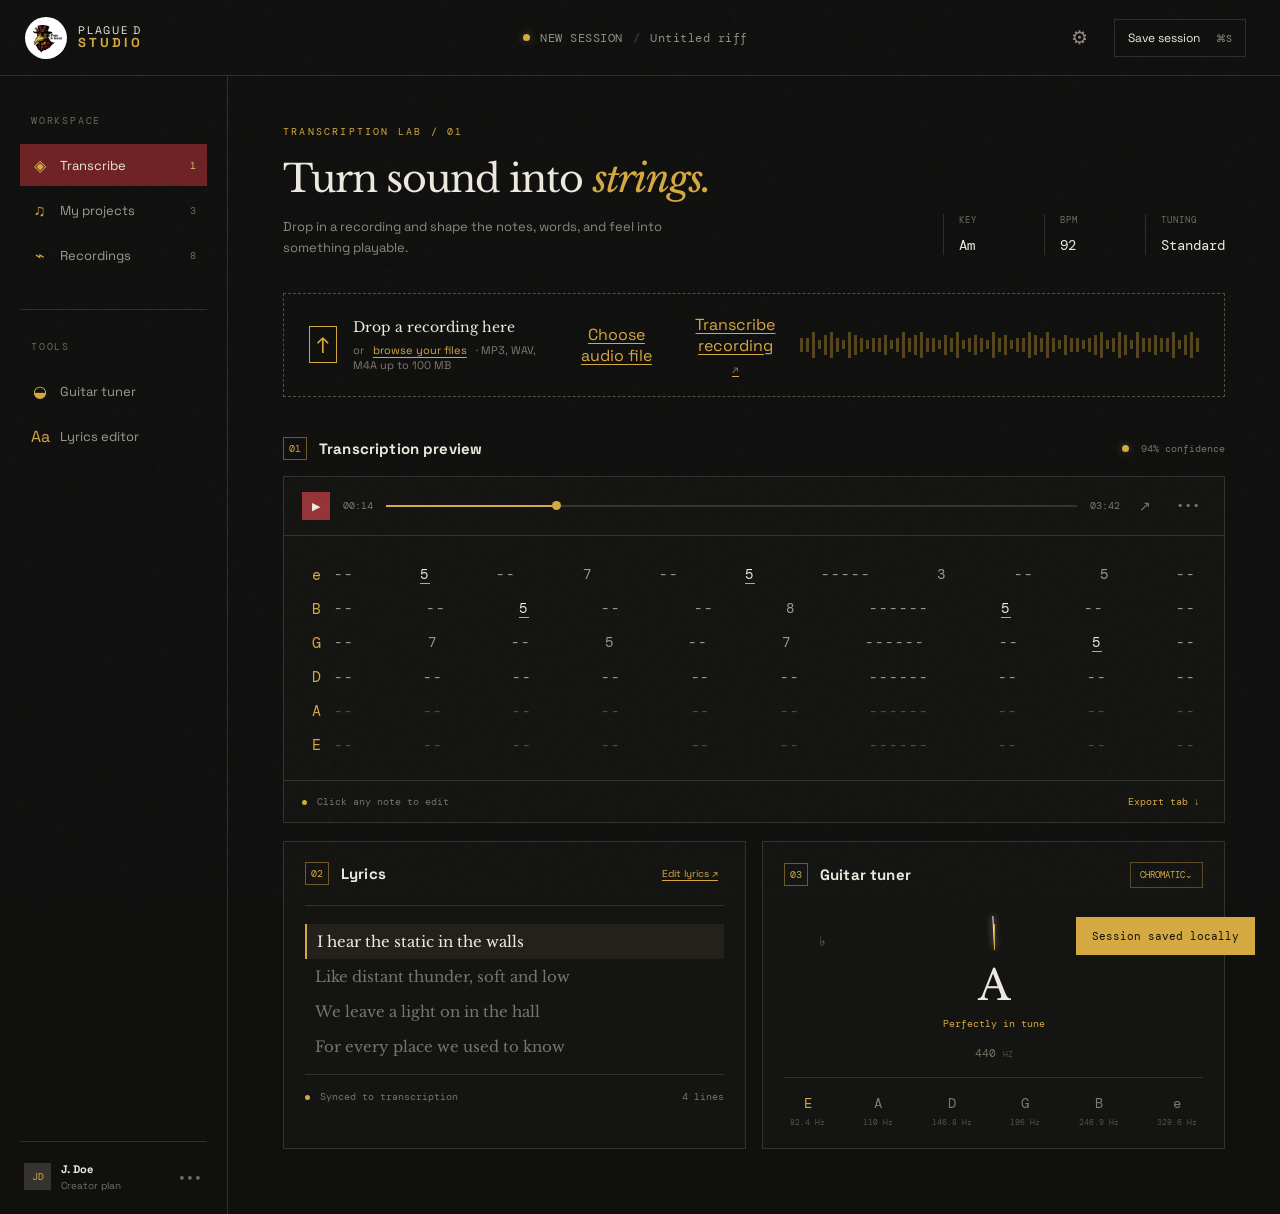
<file: index.html>
<!doctype html>
<html lang="en">
<head>
  <meta charset="UTF-8">
  <meta name="viewport" content="width=device-width, initial-scale=1.0">
  <title>Plague D Studio</title>
  <link rel="preconnect" href="https://fonts.googleapis.com">
  <link rel="preconnect" href="https://fonts.gstatic.com" crossorigin>
  <link href="https://fonts.googleapis.com/css2?family=DM+Mono:wght@400;500&family=Libre+Baskerville:wght@400;700&family=Space+Grotesk:wght@400;500;600;700&display=swap" rel="stylesheet">
  <link rel="stylesheet" href="styles.css">
</head>
<body>
  <div class="noise"></div>
  <header class="topbar">
    <div class="brand">
      <img src="plague_logo.png" alt="Plague D Studio logo">
      <div><span>PLAGUE D</span><strong>STUDIO</strong></div>
    </div>
    <div class="project-meta"><span class="live-dot"></span><span>NEW SESSION</span><b>/</b><span id="projectName">Untitled riff</span></div>
    <div class="top-actions"><button class="icon-button" title="Settings">⚙</button><button class="save-button">Save session <span>⌘S</span></button></div>
  </header>

  <main class="workspace">
    <aside class="sidebar">
      <div class="side-label">WORKSPACE</div>
      <button class="nav-item active"><span class="nav-icon">◈</span>Transcribe <kbd>1</kbd></button>
      <button class="nav-item"><span class="nav-icon">♫</span>My projects <em>3</em></button>
      <button class="nav-item"><span class="nav-icon">⌁</span>Recordings <em>8</em></button>
      <div class="side-divider"></div>
      <div class="side-label">TOOLS</div>
      <button class="nav-item" data-scroll="tuner"><span class="nav-icon">◒</span>Guitar tuner</button>
      <button class="nav-item" data-scroll="lyrics"><span class="nav-icon">Aa</span>Lyrics editor</button>
      <div class="side-footer"><div class="avatar">JD</div><div><strong>J. Doe</strong><small>Creator plan</small></div><span class="more">•••</span></div>
    </aside>

    <section class="content">
      <div class="content-head">
        <div><p class="eyebrow">TRANSCRIPTION LAB / 01</p><h1>Turn sound into <i>strings.</i></h1><p class="subhead">Drop in a recording and shape the notes, words, and feel into something playable.</p></div>
        <div class="head-stats"><div><span>KEY</span><strong>Am</strong></div><div><span>BPM</span><strong>92</strong></div><div><span>TUNING</span><strong>Standard</strong></div></div>
      </div>

      <div class="upload-zone" id="uploadZone">
        <div class="upload-icon">↑</div><div><strong>Drop a recording here</strong><span>or <button id="browseButton">browse your files</button> · MP3, WAV, M4A up to 100 MB</span></div><button class="browse-button" id="chooseFileButton">Choose audio file</button><button class="transcribe-button" id="transcribeButton" disabled>Transcribe recording <span>↗</span></button>
        <input type="file" id="fileInput" accept="audio/*" hidden>
        <div class="waveform faint"><i></i><i></i><i></i><i></i><i></i><i></i><i></i><i></i><i></i><i></i><i></i><i></i><i></i><i></i><i></i><i></i><i></i><i></i><i></i><i></i><i></i><i></i><i></i><i></i><i></i><i></i><i></i><i></i><i></i><i></i><i></i><i></i><i></i><i></i><i></i><i></i><i></i><i></i><i></i><i></i><i></i><i></i><i></i><i></i><i></i><i></i><i></i><i></i><i></i><i></i><i></i><i></i><i></i><i></i><i></i><i></i><i></i><i></i><i></i><i></i><i></i><i></i><i></i><i></i><i></i><i></i><i></i>
      </div>

      </div>
      <div class="section-heading"><div><span class="section-number">01</span><h2>Transcription preview</h2></div><span class="confidence"><span></span> 94% confidence</span></div>
      <div class="transcription-card">
        <div class="trackbar"><button class="play-button" id="playButton">▶</button><span id="timeCurrent">00:14</span><div class="progress"><b id="progressBar"></b><i></i></div><span>03:42</span><button class="small-icon">↗</button><button class="small-icon">•••</button></div>
        <div class="tab-scroll"><div class="tab-lines"><div class="tab-label">e</div><div class="tab-row"><span>--</span><b>5</b><span>--</span><span>7</span><span>--</span><b>5</b><span>-----</span><span>3</span><span>--</span><span>5</span><span>--</span></div><div class="tab-label">B</div><div class="tab-row"><span>--</span><span>--</span><b>5</b><span>--</span><span>--</span><span>8</span><span>------</span><b>5</b><span>--</span><span>--</span></div><div class="tab-label">G</div><div class="tab-row"><span>--</span><span>7</span><span>--</span><span>5</span><span>--</span><span>7</span><span>------</span><span>--</span><b>5</b><span>--</span></div><div class="tab-label">D</div><div class="tab-row"><span>--</span><span>--</span><span>--</span><span>--</span><span>--</span><span>--</span><span>------</span><span>--</span><span>--</span><span>--</span></div><div class="tab-label">A</div><div class="tab-row muted"><span>--</span><span>--</span><span>--</span><span>--</span><span>--</span><span>--</span><span>------</span><span>--</span><span>--</span><span>--</span></div><div class="tab-label">E</div><div class="tab-row muted"><span>--</span><span>--</span><span>--</span><span>--</span><span>--</span><span>--</span><span>------</span><span>--</span><span>--</span><span>--</span></div></div></div>
        <div class="tab-footer"><span><i class="gold-dot"></i> Click any note to edit</span><button id="exportButton">Export tab <span>↓</span></button></div>
      </div>

      <div class="lower-grid" id="lyrics">
        <section class="panel lyrics-panel"><div class="panel-head"><div><span class="section-number">02</span><h2>Lyrics</h2></div><button class="text-button">Edit lyrics <span>↗</span></button></div><div class="lyrics-text"><p class="active-line">I hear the static in the walls</p><p>Like distant thunder, soft and low</p><p>We leave a light on in the hall</p><p>For every place we used to know</p></div><div class="lyrics-foot"><span><i class="gold-dot"></i> Synced to transcription</span><span>4 lines</span></div></section>
        <section class="panel tuner-panel" id="tuner"><div class="panel-head"><div><span class="section-number">03</span><h2>Guitar tuner</h2></div><button class="tuner-mode">CHROMATIC⌄</button></div><div class="tuner-display"><div class="needle-scale"><span>♭</span><i class="needle"></i><span>♯</span></div><strong id="noteName">A</strong><span id="tuneMessage">Perfectly in tune</span><div class="hz">440 <small>HZ</small></div></div><div class="string-row"><button class="string active">E<span>82.4 Hz</span></button><button class="string">A<span>110 Hz</span></button><button class="string">D<span>146.8 Hz</span></button><button class="string">G<span>196 Hz</span></button><button class="string">B<span>246.9 Hz</span></button><button class="string">e<span>329.6 Hz</span></button></div></section>
      </div>
    </section>
  </main>
  <div class="toast" id="toast">Session saved locally</div>
  <style>
    .transcription-card { width: 100%; overflow: hidden; }
    .tab-scroll { min-height: 190px; }
    .tab-lines { min-width: 760px; row-gap: 14px; }
    .lower-grid { grid-template-columns: repeat(2, minmax(0, 1fr)); align-items: stretch; }
    .panel { min-height: 280px; }
    @media (max-width: 900px) {
      .upload-zone { height: auto; min-height: 150px; display: grid; grid-template-columns: 38px minmax(0, 1fr); gap: 12px; align-content: center; }
      .upload-zone > div:nth-of-type(2) { min-width: 0; }
      .upload-zone > div:nth-of-type(2) span { white-space: normal; line-height: 1.4; }
      .transcribe-button { grid-column: 2; justify-self: start; }
      .upload-zone .waveform { position: static; inset: auto; grid-column: 1 / -1; width: 100%; height: 30px; margin: 0; justify-content: space-between; }
      .section-heading { margin-top: 32px; }
      .lower-grid { grid-template-columns: 1fr; }
      .tab-lines { min-width: 680px; }
    }
  </style>
  <script src="app.js"></script>
</body>
</html>
</file>
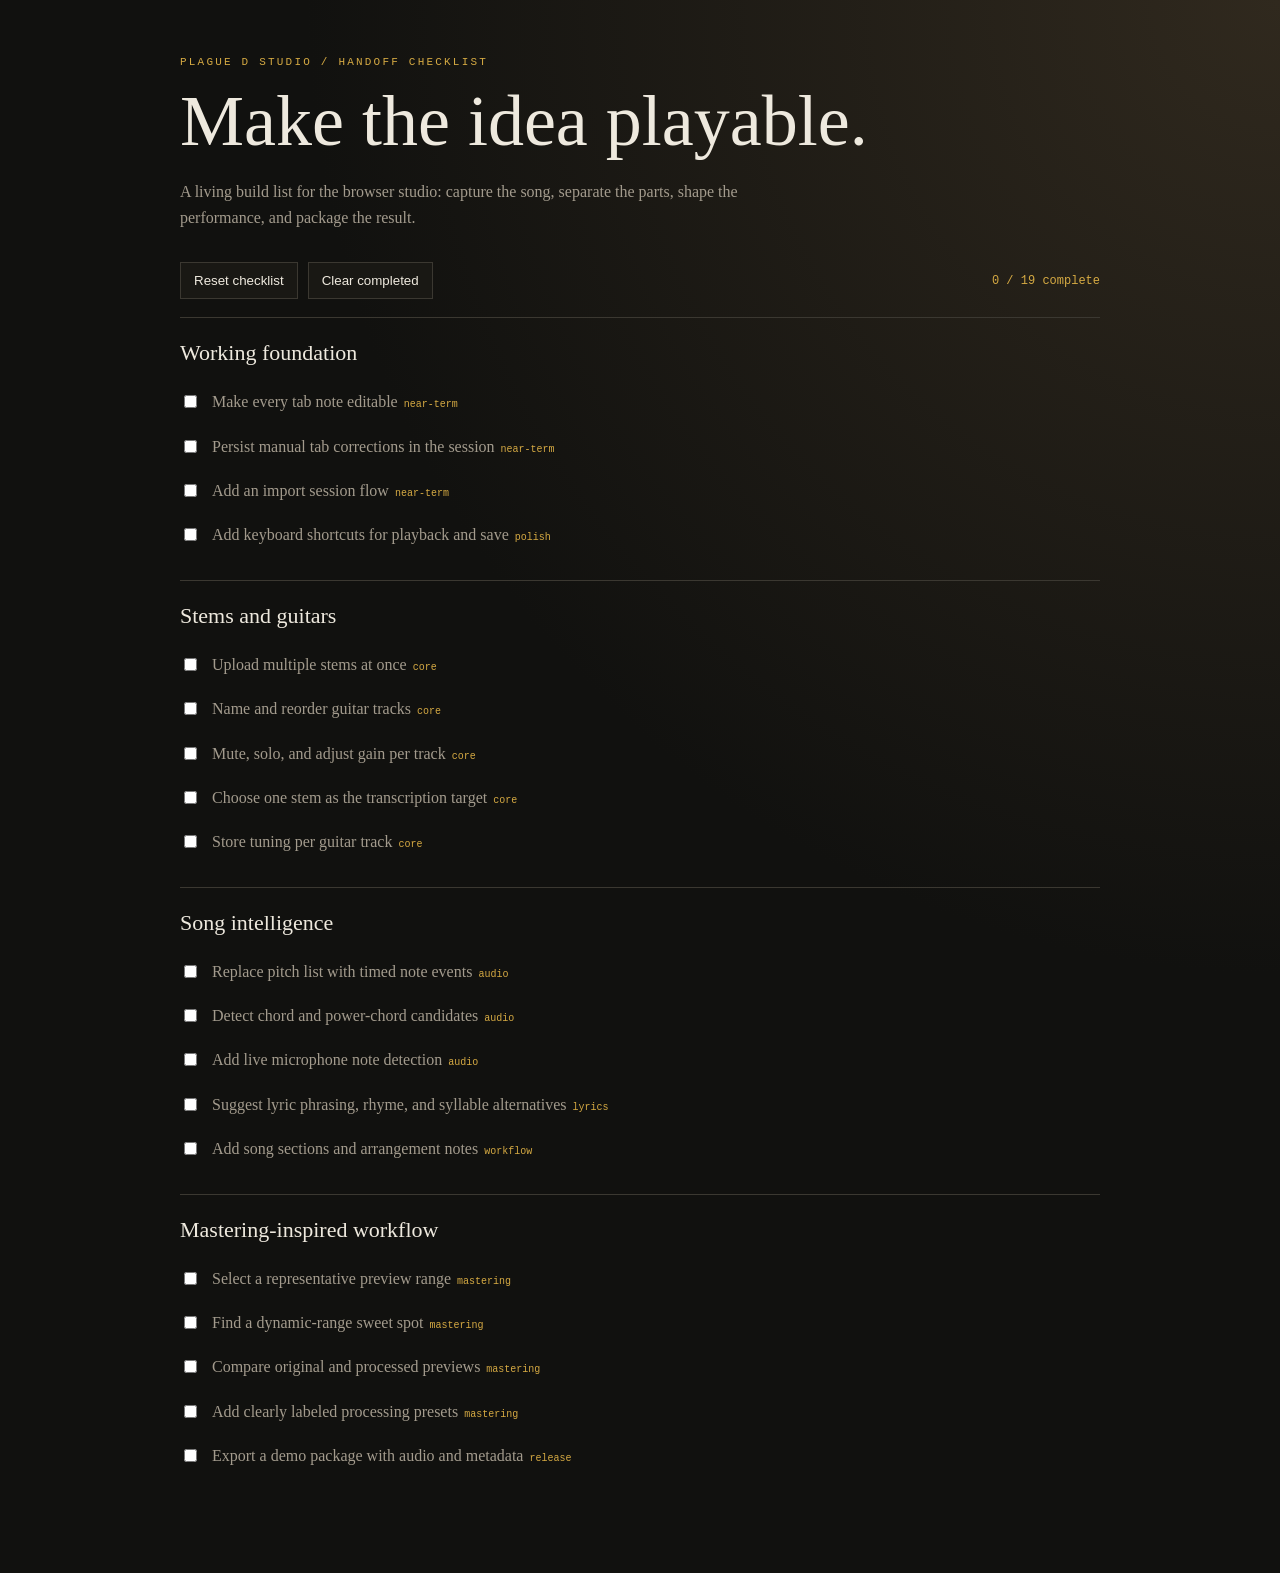
<file: TODO.html>
<!doctype html>
<html lang="en">
<head>
  <meta charset="UTF-8">
  <meta name="viewport" content="width=device-width, initial-scale=1.0">
  <title>Plague D Studio | Build checklist</title>
  <style>
    :root { --ink: #11110f; --paper: #eee9de; --muted: #a39b8d; --gold: #d6aa43; --line: #3b3831; --red: #8c3031; }
    * { box-sizing: border-box; }
    body { margin: 0; min-height: 100vh; background: radial-gradient(circle at top right, #30291e, var(--ink) 48%); color: var(--paper); font: 16px Georgia, serif; }
    main { width: min(920px, calc(100% - 32px)); margin: 0 auto; padding: 56px 0 72px; }
    .eyebrow { color: var(--gold); font: 11px monospace; letter-spacing: .2em; }
    h1 { margin: 12px 0 8px; font-size: clamp(36px, 7vw, 72px); font-weight: 400; }
    .intro { max-width: 620px; color: var(--muted); line-height: 1.6; }
    .toolbar { display: flex; flex-wrap: wrap; gap: 10px; align-items: center; margin: 32px 0 18px; }
    button { border: 1px solid var(--line); background: #191814; color: var(--paper); padding: 10px 13px; cursor: pointer; }
    button:hover { border-color: var(--gold); color: var(--gold); }
    .progress { margin-left: auto; color: var(--gold); font: 12px monospace; }
    section { border-top: 1px solid var(--line); padding: 22px 0; }
    h2 { margin: 0 0 14px; font-size: 22px; font-weight: 400; }
    label { display: flex; gap: 12px; align-items: flex-start; padding: 11px 0; color: var(--muted); line-height: 1.4; cursor: pointer; }
    label.done { color: #777166; text-decoration: line-through; }
    input { accent-color: var(--gold); margin-top: 4px; }
    .tag { color: var(--gold); font: 10px monospace; margin-left: 6px; }
  </style>
</head>
<body>
  <main>
    <div class="eyebrow">PLAGUE D STUDIO / HANDOFF CHECKLIST</div>
    <h1>Make the idea playable.</h1>
    <p class="intro">A living build list for the browser studio: capture the song, separate the parts, shape the performance, and package the result.</p>
    <div class="toolbar">
      <button id="resetButton" type="button">Reset checklist</button>
      <button id="clearButton" type="button">Clear completed</button>
      <span class="progress" id="progress">0 / 0 complete</span>
    </div>
    <div id="checklist"></div>
  </main>
  <script>
    const sections = [
      ['Working foundation', [
        ['Make every tab note editable', 'near-term'],
        ['Persist manual tab corrections in the session', 'near-term'],
        ['Add an import session flow', 'near-term'],
        ['Add keyboard shortcuts for playback and save', 'polish']
      ]],
      ['Stems and guitars', [
        ['Upload multiple stems at once', 'core'],
        ['Name and reorder guitar tracks', 'core'],
        ['Mute, solo, and adjust gain per track', 'core'],
        ['Choose one stem as the transcription target', 'core'],
        ['Store tuning per guitar track', 'core']
      ]],
      ['Song intelligence', [
        ['Replace pitch list with timed note events', 'audio'],
        ['Detect chord and power-chord candidates', 'audio'],
        ['Add live microphone note detection', 'audio'],
        ['Suggest lyric phrasing, rhyme, and syllable alternatives', 'lyrics'],
        ['Add song sections and arrangement notes', 'workflow']
      ]],
      ['Mastering-inspired workflow', [
        ['Select a representative preview range', 'mastering'],
        ['Find a dynamic-range sweet spot', 'mastering'],
        ['Compare original and processed previews', 'mastering'],
        ['Add clearly labeled processing presets', 'mastering'],
        ['Export a demo package with audio and metadata', 'release']
      ]]
    ];
    const storageKey = 'plagueD.todo';
    const saved = JSON.parse(localStorage.getItem(storageKey) || '{}');
    const list = document.querySelector('#checklist');
    let itemIndex = 0;
    for (const [title, items] of sections) {
      const section = document.createElement('section');
      section.innerHTML = `<h2>${title}</h2>`;
      for (const [text, tag] of items) {
        const id = `item-${itemIndex++}`;
        const label = document.createElement('label');
        label.innerHTML = `<input type="checkbox" data-id="${id}"><span>${text}<span class="tag">${tag}</span></span>`;
        const checkbox = label.querySelector('input');
        checkbox.checked = Boolean(saved[id]);
        label.classList.toggle('done', checkbox.checked);
        checkbox.addEventListener('change', () => {
          saved[id] = checkbox.checked;
          label.classList.toggle('done', checkbox.checked);
          localStorage.setItem(storageKey, JSON.stringify(saved));
          updateProgress();
        });
        section.append(label);
      }
      list.append(section);
    }
    function updateProgress() {
      const boxes = [...document.querySelectorAll('input[type="checkbox"]')];
      document.querySelector('#progress').textContent = `${boxes.filter(box => box.checked).length} / ${boxes.length} complete`;
    }
    document.querySelector('#resetButton').addEventListener('click', () => {
      localStorage.removeItem(storageKey);
      document.querySelectorAll('input[type="checkbox"]').forEach(box => { box.checked = false; box.closest('label').classList.remove('done'); });
      updateProgress();
    });
    document.querySelector('#clearButton').addEventListener('click', () => {
      document.querySelectorAll('input:checked').forEach(box => box.click());
    });
    updateProgress();
  </script>
</body>
</html>
</file>
<file: styles.css>
:root{--ink:#10100f;--paper:#ede9df;--paper-deep:#dcd5c7;--muted:#938e83;--line:rgba(237,233,223,.14);--gold:#d5a941;--red:#6e2224;--red-bright:#963437;--mono:'DM Mono',monospace;--display:'Libre Baskerville',serif;--sans:'Space Grotesk',sans-serif}*{box-sizing:border-box}body{margin:0;background:var(--ink);color:var(--paper);font-family:var(--sans);min-height:100vh}.noise{position:fixed;inset:0;pointer-events:none;opacity:.045;background-image:url("data:image/svg+xml,%3Csvg viewBox='0 0 180 180' xmlns='http://www.w3.org/2000/svg'%3E%3Cfilter id='n'%3E%3CfeTurbulence type='fractalNoise' baseFrequency='.85' numOctaves='4' stitchTiles='stitch'/%3E%3C/filter%3E%3Crect width='100%25' height='100%25' filter='url(%23n)' opacity='.4'/%3E%3C/svg%3E")}button{font:inherit;color:inherit;background:none;border:0;cursor:pointer}.topbar{height:76px;border-bottom:1px solid var(--line);display:flex;align-items:center;justify-content:space-between;padding:0 34px 0 25px;position:relative;z-index:1}.brand{display:flex;align-items:center;gap:11px;width:260px}.brand img{width:42px;height:42px;object-fit:cover;object-position:30% 25%;border-radius:50%;filter:saturate(.85) contrast(1.15)}.brand div{display:flex;flex-direction:column;font-size:11px;letter-spacing:.16em;line-height:1.15}.brand strong{font-size:13px;letter-spacing:.24em;color:var(--gold)}.project-meta{font:12px var(--mono);color:var(--muted);letter-spacing:.04em;display:flex;align-items:center;gap:10px}.project-meta b{color:#4a4740;font-weight:400}.live-dot,.confidence span,.gold-dot{display:inline-block;width:7px;height:7px;background:var(--gold);border-radius:50%;box-shadow:0 0 10px #d5a94166}.top-actions{display:flex;align-items:center;gap:20px;width:260px;justify-content:flex-end}.icon-button{font-size:19px;color:var(--muted)}.save-button{font-size:12px;border:1px solid var(--line);padding:10px 13px}.save-button span{font:10px var(--mono);color:var(--muted);margin-left:13px}.workspace{display:grid;grid-template-columns:228px minmax(0,1fr);max-width:1500px;margin:auto}.sidebar{border-right:1px solid var(--line);min-height:calc(100vh - 76px);padding:38px 20px 22px;display:flex;flex-direction:column}.side-label{color:#6c675f;font:10px var(--mono);letter-spacing:.18em;margin:0 11px 17px}.nav-item{height:42px;text-align:left;padding:0 11px;display:flex;align-items:center;gap:12px;color:#a29b8e;font-size:13px;margin-bottom:3px}.nav-item.active{background:var(--red);color:var(--paper)}.nav-icon{color:var(--gold);font-size:16px;width:17px;text-align:center}.nav-item kbd,.nav-item em{margin-left:auto;font:10px var(--mono);color:#716c62;font-style:normal}.nav-item.active kbd{color:#dbc070}.side-divider{height:1px;background:var(--line);margin:30px 0 30px}.side-footer{border-top:1px solid var(--line);margin-top:auto;padding:20px 4px 0;display:flex;align-items:center;gap:10px}.avatar{width:27px;height:27px;background:#36322d;display:grid;place-items:center;font:10px var(--mono);color:var(--gold)}.side-footer strong,.side-footer small{display:block;font-size:11px}.side-footer small{color:#777166;font-size:10px;margin-top:3px}.more{margin-left:auto;color:#726c62;letter-spacing:2px}.content{padding:49px 55px 65px;max-width:1230px;width:100%}.content-head{display:flex;justify-content:space-between;gap:30px;margin-bottom:34px}.eyebrow{font:10px var(--mono);letter-spacing:.22em;color:var(--gold);margin:0 0 17px}.content h1{font:400 38px var(--display);letter-spacing:-.03em;margin:0}.content h1 i{color:var(--gold);font-weight:400}.subhead{color:#8c877d;font-size:13px;margin:15px 0 0;max-width:420px;line-height:1.6}.head-stats{display:flex;gap:28px;align-self:flex-end;padding-bottom:4px}.head-stats div{border-left:1px solid var(--line);padding-left:15px;min-width:73px}.head-stats span{display:block;color:#716c62;font:9px var(--mono);letter-spacing:.12em;margin-bottom:8px}.head-stats strong{font:14px var(--mono);color:var(--paper);font-weight:400}.upload-zone{height:104px;border:1px dashed #554f45;display:flex;align-items:center;padding:0 25px;position:relative;overflow:hidden;transition:.25s}.upload-zone.dragging{border-color:var(--gold);background:#d5a9410b}.upload-icon{width:37px;height:37px;border:1px solid var(--gold);color:var(--gold);display:grid;place-items:center;margin-right:16px;font-size:22px}.upload-zone strong{display:block;font:14px var(--display)}.upload-zone span{display:block;color:#817b71;font-size:11px;margin-top:6px}.upload-zone button,.text-button{color:var(--gold);text-decoration:underline;text-underline-offset:3px}.waveform{display:flex;align-items:center;gap:3px;height:30px;margin-left:auto}.waveform i{width:3px;background:var(--gold);height:var(--h,14px);opacity:.35}.waveform i:nth-child(3n){--h:26px}.waveform i:nth-child(4n){--h:9px}.waveform i:nth-child(5n){--h:20px}.section-heading,.panel-head{display:flex;justify-content:space-between;align-items:center}.section-heading{margin:40px 0 16px}.section-heading>div,.panel-head>div{display:flex;align-items:center;gap:12px}.section-number{font:10px var(--mono);color:var(--gold);border:1px solid #6d592a;padding:4px 5px}.content h2{font:700 15px var(--sans);margin:0;letter-spacing:.01em}.confidence,.tab-footer,.lyrics-foot{font:10px var(--mono);color:#797368}.confidence span{margin-right:6px}.transcription-card,.panel{border:1px solid var(--line);background:#141412}.trackbar{height:59px;border-bottom:1px solid var(--line);display:flex;align-items:center;gap:13px;padding:0 18px;color:#7e796f;font:10px var(--mono)}.play-button{width:28px;height:28px;background:var(--red-bright);font-size:11px;color:var(--paper)}.progress{height:2px;background:#37342f;flex:1;position:relative}.progress b{position:absolute;left:0;top:0;height:100%;width:24%;background:var(--gold)}.progress i{position:absolute;left:24%;top:-4px;width:9px;height:9px;border-radius:50%;background:var(--gold)}.small-icon{color:#7c766b;font-size:14px}.tab-scroll{padding:29px 28px 25px;overflow:auto}.tab-lines{min-width:610px;display:grid;grid-template-columns:22px 1fr;row-gap:9px;align-items:center}.tab-label{font:15px var(--mono);color:var(--gold)}.tab-row{display:flex;justify-content:space-between;font:14px var(--mono);color:#a09a8d;letter-spacing:.14em}.tab-row b{color:var(--paper);font-weight:400;border-bottom:1px solid var(--gold)}.tab-row.muted{color:#514e48}.tab-footer{border-top:1px solid var(--line);height:42px;padding:0 18px;display:flex;align-items:center;justify-content:space-between}.gold-dot{width:5px;height:5px;margin-right:4px;box-shadow:none}.tab-footer button{font-size:10px;color:var(--gold)}.lower-grid{display:grid;grid-template-columns:1fr 1fr;gap:16px;margin-top:18px}.panel{min-height:248px;padding:20px 21px}.panel-head{padding-bottom:20px}.text-button{font-size:10px}.lyrics-text{border-top:1px solid var(--line);padding:18px 0 10px}.lyrics-text p{font:15px var(--display);color:#79746a;margin:0;padding:8px 10px}.lyrics-text .active-line{color:var(--paper);background:#24211d;border-left:2px solid var(--gold)}.lyrics-foot{border-top:1px solid var(--line);padding-top:15px;display:flex;justify-content:space-between}.tuner-mode{font:9px var(--mono);color:var(--gold);border:1px solid #594b2a;padding:6px 9px}.tuner-display{text-align:center;position:relative;padding:5px 0 17px}.needle-scale{height:37px;display:flex;align-items:flex-end;justify-content:space-between;padding:0 35px;color:#716b60;font:14px var(--mono);position:relative}.needle-scale:after{content:'';position:absolute;left:50%;bottom:0;width:1px;height:26px;background:var(--gold)}.needle{position:absolute;left:50%;bottom:2px;width:1px;height:32px;background:var(--paper);transform:rotate(-3deg);transform-origin:bottom;box-shadow:0 0 6px var(--paper)}.tuner-display strong{display:block;font:42px var(--display);margin-top:9px}.tuner-display>span{font:10px var(--mono);color:var(--gold)}.hz{font:11px var(--mono);color:#777166;margin-top:14px}.hz small{font-size:8px;color:#514d45}.string-row{border-top:1px solid var(--line);padding-top:15px;display:flex;justify-content:space-between}.string{font:14px var(--mono);color:#7f796f}.string span{display:block;font-size:8px;color:#575249;margin-top:5px}.string.active{color:var(--gold)}.toast{position:fixed;bottom:25px;right:25px;background:var(--gold);color:var(--ink);font:11px var(--mono);padding:12px 16px;transform:translateY(80px);transition:.3s}.toast.show{transform:translateY(0)}@media(max-width:900px){.sidebar{display:none}.workspace{display:block}.content{padding:35px 24px}.topbar{padding:0 18px}.project-meta{display:none}.content-head{display:block}.head-stats{margin-top:28px}.lower-grid{grid-template-columns:1fr}}@media(max-width:560px){.top-actions{width:auto}.icon-button{display:none}.brand{width:auto}.content h1{font-size:31px}.content{padding:29px 16px 45px}.upload-zone{height:126px;padding:20px;align-items:flex-start}.waveform{position:absolute;bottom:17px;left:20px;right:20px;margin:0;justify-content:space-between}.head-stats{gap:15px}.head-stats div{min-width:60px}.section-heading{margin-top:32px}.string-row{gap:5px}.string{font-size:12px}.string span{font-size:7px}.brand img{width:35px;height:35px}}
</file>
